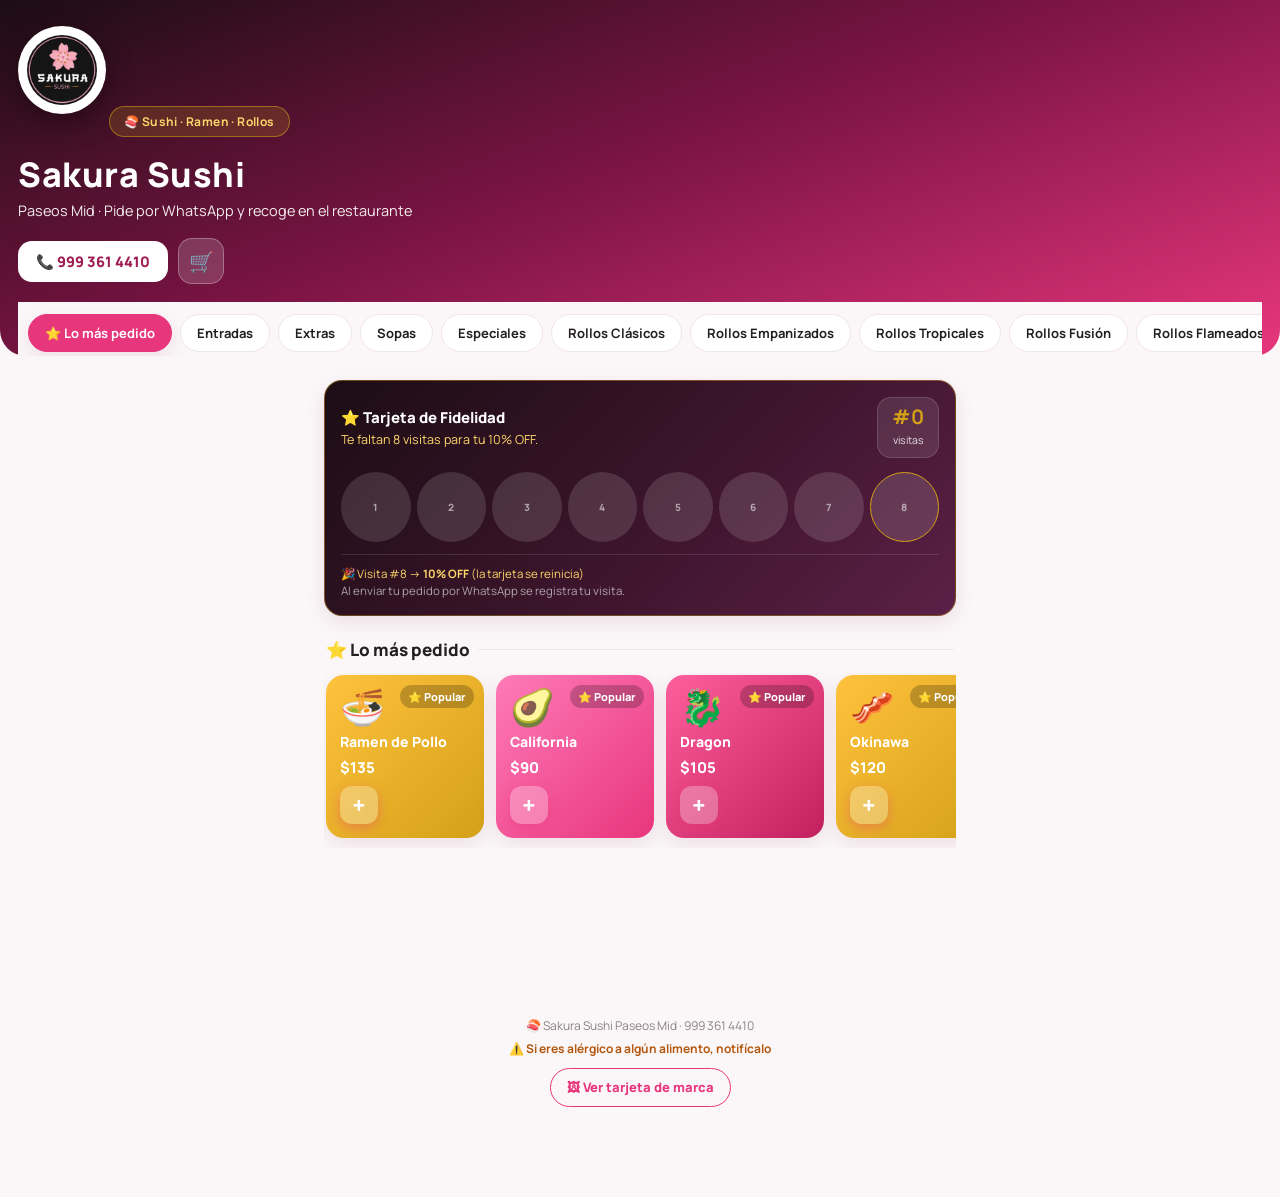
<file: index.html>
<!DOCTYPE html>
<html lang="es">
<head>
<meta charset="UTF-8">
<meta name="viewport" content="width=device-width, initial-scale=1.0">
<meta name="theme-color" content="#e8367c">
<link rel="icon" type="image/png" href="logo.png">
<title>Sakura Sushi · Pide por WhatsApp</title>
<meta name="description" content="Pide en Sakura Sushi Paseos Mid por WhatsApp. Sushi, ramen, rollos y más.">
<link rel="preconnect" href="https://fonts.googleapis.com">
<link rel="preconnect" href="https://fonts.gstatic.com" crossorigin>
<link href="https://fonts.googleapis.com/css2?family=Manrope:wght@500;700;800&display=swap" rel="stylesheet">
<link rel="stylesheet" href="style.css">
</head>
<body>

<header>
  <div class="hero">
    <img class="hero-logo" src="logo.png" alt="Sakura Sushi">
    <span class="hero-badge">🍣 Sushi · Ramen · Rollos</span>
    <h1>Sakura Sushi</h1>
    <p class="hero-sub">Paseos Mid · Pide por WhatsApp y recoge en el restaurante</p>
    <div class="hero-actions">
      <a class="hero-phone" href="tel:+529993614410">📞 999 361 4410</a>
      <button class="hero-cart" onclick="openDrawer()">🛒<span class="badge hidden" id="badge">0</span></button>
    </div>
  </div>
  <nav id="cats"></nav>
</header>

<main id="menu"></main>

<div class="float-cart hidden" id="floatCart" onclick="openDrawer()">
  <div class="fc-left"><span class="fc-icon">🛒</span><span>Ver pedido</span></div>
  <div class="fc-right"><span id="fcTotal">$0</span><button class="go" onclick="event.stopPropagation();goCheckout()">Pagar</button></div>
</div>

<div class="overlay" id="overlay" onclick="closeDrawer()"></div>
<div class="drawer" id="drawer">
  <div class="drawer-head">
    <b>Tu pedido</b>
    <div class="dh-right">
      <button class="clear-btn hidden" id="clearBtn" onclick="clearCart()">Vaciar</button>
      <button class="close-btn" onclick="closeDrawer()">✕</button>
    </div>
  </div>
  <div class="drawer-body" id="drawerBody"></div>
  <div class="drawer-foot" id="drawerFoot">
    <div class="total-row"><span>Total</span><span id="drawerTotal">$0</span></div>
    <button class="btn btn-primary" onclick="goCheckout()">Continuar</button>
  </div>
</div>

<div class="sheet hidden" id="sheet">
  <h3 id="sheetName"></h3>
  <div class="sheet-desc" id="sheetDesc"></div>
  <div id="sheetOptions"></div>
  <button class="btn btn-primary" onclick="confirmVariant()">Agregar</button>
</div>

<div class="sheet hidden" id="pkgSheet">
  <h3 id="pkgTitle"></h3>
  <div class="sheet-desc" id="pkgDesc"></div>
  <div id="pkgOptions"></div>
  <div class="pkg-count" id="pkgCount">Seleccionados: 0 de 2</div>
  <button class="btn btn-primary" id="pkgAdd" onclick="confirmPackage()" disabled>Agregar</button>
</div>

<div class="checkout hidden" id="checkout">
  <button class="back-link" onclick="goBack()">← Volver al menú</button>
  <h2>Datos de tu pedido</h2>

  <div class="field">
    <label>Nombre *</label>
    <input type="text" id="fName" placeholder="Tu nombre">
  </div>
  <div class="field">
    <label>Teléfono *</label>
    <input type="tel" id="fPhone" placeholder="Ej. 999 123 4567">
  </div>
  <div class="field">
    <label>¿Cómo lo quieres?</label>
    <div class="seg">
      <div class="opt active" id="optLlevar" onclick="setType('llevar')">🛍️ Para llevar</div>
      <div class="opt" id="optDomicilio" onclick="setType('domicilio')">🛵 A domicilio</div>
    </div>
    <div class="delivery-note hidden" id="deliveryNote">🛵 Los pedidos a domicilio tienen un <b>costo extra por envío</b> según tu ubicación. Al enviar, <b>adjunta tu ubicación</b> en WhatsApp.</div>
  </div>
  <div id="fieldAddress" class="hidden">
    <div class="field">
      <label>Calle *</label>
      <input type="text" id="fCalle" placeholder="Ej. Av. Prolongación Montejo">
    </div>
    <div class="field">
      <label>Número de casa *</label>
      <input type="text" id="fNumero" placeholder="Ej. 245">
    </div>
    <div class="field">
      <label>Cruzamiento *</label>
      <input type="text" id="fCruzamiento" placeholder="Ej. con Calle 60">
    </div>
    <div class="field">
      <label>Especificación (opcional)</label>
      <input type="text" id="fEspec" placeholder="Ej. portón negro, casa de rejas...">
    </div>
  </div>
  <div class="field">
    <label>Método de pago</label>
    <div class="seg">
      <div class="opt active" id="optEfectivo" onclick="setPayment('Efectivo')">💵 Efectivo</div>
      <div class="opt" id="optTransferencia" onclick="setPayment('Transferencia')">🏦 Transferencia</div>
    </div>
  </div>
  <div class="field">
    <label>Cambios a tu platillo (opcional)</label>
    <textarea id="fNotes" placeholder="Escribe el nombre del platillo y el cambio que le quieres hacer. Ej: Dragon sin cebollín / Okinawa extra queso"></textarea>
  </div>
  <div class="field">
    <label>Comentario para tus salsas (opcional)</label>
    <input type="text" id="fSalsas" placeholder="Ej. poca salsa picante, salsa extra">
  </div>
  <div class="field">
    <label>¿Gustas palitos para comer sushi?</label>
    <div class="seg">
      <div class="opt active" id="optPalitosSi" onclick="setPalitos('Si')">🥢 Sí</div>
      <div class="opt" id="optPalitosNo" onclick="setPalitos('No')">No</div>
    </div>
  </div>

  <div class="order-sum">
    <h3>Resumen</h3>
    <div id="checkoutItems"></div>
    <div class="os-total"><span>Total</span><span id="checkoutTotal">$0</span></div>
    <button class="edit-order" onclick="editOrder()">✏️ Editar o quitar platillos</button>
  </div>

  <button class="btn btn-green" onclick="sendWhatsApp()">📲 Enviar pedido por WhatsApp</button>
  <div class="wa-note">Se abrirá WhatsApp con tu pedido listo, solo presiona <b>enviar</b>.<br>Si eres alérgico a algún alimento, escríbelo en "Cambios a tu platillo".</div>
</div>

<footer>🍣 Sakura Sushi Paseos Mid · 999 361 4410<span class="allergy">⚠️ Si eres alérgico a algún alimento, notifícalo</span><a class="card-link" href="sakura-card.png" target="_blank">🖼 Ver tarjeta de marca</a></footer>

<script src="js/core/container.js"></script>
<script src="js/core/observable.js"></script>
<script src="js/config/brand-config.js"></script>
<script src="js/models/cart-item.js"></script>
<script src="js/data/menu-data.js"></script>
<script src="js/repositories/storage-repository.js"></script>
<script src="js/repositories/cart-repository.js"></script>
<script src="js/repositories/loyalty-repository.js"></script>
<script src="js/repositories/order-repository.js"></script>
<script src="js/services/currency-service.js"></script>
<script src="js/services/gradient-service.js"></script>
<script src="js/services/catalog-service.js"></script>
<script src="js/services/cart-service.js"></script>
<script src="js/services/loyalty-service.js"></script>
<script src="js/services/order-service.js"></script>
<script src="js/services/checkout-service.js"></script>
<script src="js/viewmodels/catalog-vm.js"></script>
<script src="js/viewmodels/cart-vm.js"></script>
<script src="js/viewmodels/loyalty-vm.js"></script>
<script src="js/viewmodels/checkout-vm.js"></script>
<script src="js/viewmodels/package-vm.js"></script>
<script src="js/views/menu-view.js"></script>
<script src="js/views/drawer-view.js"></script>
<script src="js/views/checkout-view.js"></script>
<script src="js/views/sheet-view.js"></script>
<script src="js/views/app-view.js"></script>
<script src="js/main.js"></script>
</body>
</html>
</file>
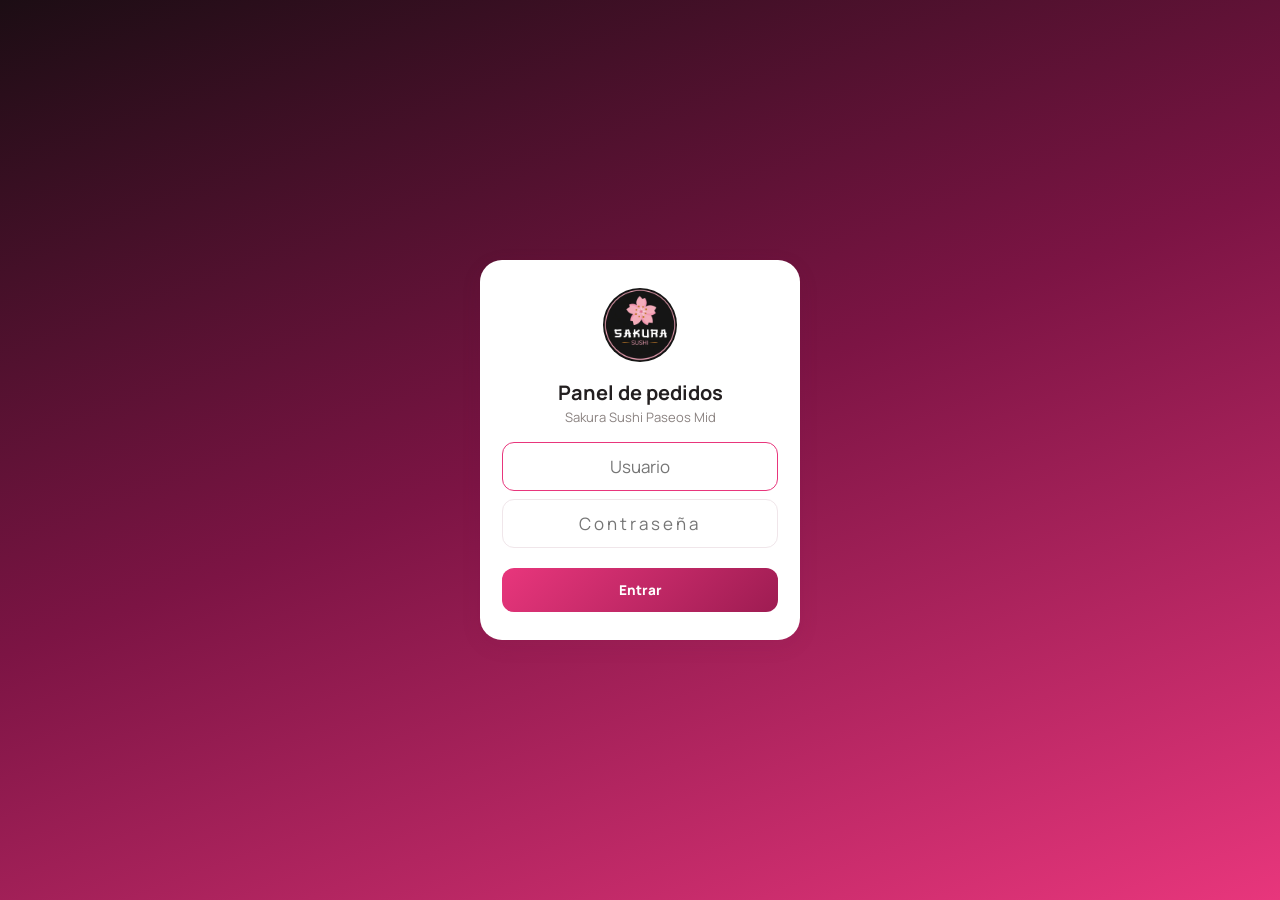
<file: admin/index.html>
<!DOCTYPE html>
<html lang="es">
<head>
<meta charset="UTF-8">
<meta name="viewport" content="width=device-width, initial-scale=1.0">
<meta name="theme-color" content="#e8367c">
<title>Sakura Sushi · Panel de pedidos</title>
<link rel="icon" type="image/png" href="../logo.png">
<link rel="preconnect" href="https://fonts.googleapis.com">
<link rel="preconnect" href="https://fonts.gstatic.com" crossorigin>
<link href="https://fonts.googleapis.com/css2?family=Manrope:wght@500;700;800&display=swap" rel="stylesheet">
<link rel="stylesheet" href="admin.css">
</head>
<body>

<div class="pin-screen" id="pinScreen">
  <div class="pin-card">
    <img src="../logo.png" alt="Sakura Sushi" class="pin-logo">
    <h1>Panel de pedidos</h1>
    <p>Sakura Sushi Paseos Mid</p>
    <input type="text" id="loginUser" placeholder="Usuario" autocomplete="off" autofocus>
    <input type="password" id="loginPass" placeholder="Contraseña">
    <button class="btn btn-primary" id="loginBtn">Entrar</button>
    <div class="pin-err hidden" id="loginErr">Usuario o contraseña incorrectos</div>
  </div>
</div>

<div class="app hidden" id="app">
  <header>
    <div class="hd-title">
      <img src="../logo.png" alt="Sakura Sushi" class="hd-logo">
      <div>
        <h1>Panel de pedidos</h1>
        <div class="hd-sub">Sakura Sushi Paseos Mid</div>
      </div>
      <div class="hd-user">
        <span id="hdUserName"></span>
        <span class="hd-rol" id="hdUserRol"></span>
      </div>
    </div>
    <div class="hd-actions">
      <button class="turno-badge" id="turnoBadge">🔴 Clic para abrir turno</button>
      <button class="btn btn-primary" id="usersBtn" style="display:none">👥 Usuarios</button>
      <button class="btn btn-primary" id="productsBtn" style="display:none">📦 Productos</button>
      <button class="btn btn-primary" id="newOrderBtn">➕ Nuevo pedido</button>
      <label class="switch" title="Sonido al llegar un pedido">
        <input type="checkbox" id="soundToggle" checked>
        <span>🔔</span>
      </label>
      <button class="btn ghost" id="csvBtn">⬇ CSV</button>
      <button class="btn ghost" id="logoutBtn">Salir</button>
    </div>
  </header>

  <div class="stats">
    <div class="stat"><b id="stNuevos">0</b><span>nuevos</span></div>
    <div class="stat"><b id="stHoy">0</b><span>pedidos hoy</span></div>
    <div class="stat"><b id="stIngresos">$0</b><span>ingresos hoy</span></div>
  </div>

  <div class="filters">
    <label class="chk"><input type="checkbox" id="onlyNew"> Solo nuevos</label>
    <label class="chk"><input type="checkbox" id="showArch"> Ver archivados</label>
    <label class="chk" title="Imprimir ticket automáticamente al llegar un pedido"><input type="checkbox" id="autoPrintToggle" checked> 🖨 Auto</label>
    <span class="refresh-note" id="refreshNote"></span>
  </div>

  <div id="orders" class="orders"></div>
</div>

<div class="modal hidden" id="newOrderModal">
  <div class="modal-card">
    <div class="modal-head">
      <h2>➕ Nuevo pedido</h2>
      <button class="btn ghost" id="closeNewBtn">✕</button>
    </div>
    <div class="modal-body">

      <div class="seg" id="segType">
        <button class="seg-btn on" data-t="restaurante">🍽 Restaurante</button>
        <button class="seg-btn" data-t="llevar">🛍 Para llevar</button>
        <button class="seg-btn" data-t="domicilio">🛵 Domicilio</button>
      </div>

      <div class="frow" id="rowMesa">
        <label>Mesa</label>
        <input type="number" id="noMesa" value="1" min="1">
      </div>

      <div class="frow">
        <label>Nombre (opcional)</label>
        <input type="text" id="noName" placeholder="Nombre del cliente">
      </div>

      <div class="frow" id="rowPhone">
        <label>Teléfono</label>
        <input type="text" id="noPhone" placeholder="999 000 0000">
      </div>

      <div class="frow" id="rowAddr">
        <label>Dirección</label>
        <input type="text" id="noAddr" placeholder="Calle, número, colonia...">
      </div>

      <div class="frow">
        <label>Pago</label>
        <select id="noPay">
          <option>Efectivo</option>
          <option>Tarjeta</option>
          <option>Transferencia</option>
        </select>
      </div>

      <div class="picker">
        <input type="text" id="noSearch" placeholder="🔍 Buscar platillo...">
        <div class="tabs" id="noTabs"></div>
        <div class="p-grid" id="noGrid"></div>
        <div class="variant-overlay hidden" id="noVariant">
          <div class="variant-card" id="noVariantList"></div>
        </div>
      </div>

      <div class="frow">
        <label>Notas</label>
        <input type="text" id="noNotes" placeholder="Ej. sin cebolla">
      </div>

      <div class="no-cart">
        <div class="no-cart-head"><h3>Pedido</h3><button class="btn ghost" id="noClear">Vaciar</button></div>
        <div id="noItems"></div>
        <div class="no-total">Total: <b id="noTotal">$0</b></div>
      </div>

    </div>
    <div class="modal-foot">
      <button class="btn btn-primary" id="saveOrderBtn">📨 Guardar y enviar a cocina</button>
    </div>
  </div>
</div>

<div class="modal hidden" id="usersModal">
  <div class="modal-card">
    <div class="modal-head">
      <h2>👥 Gestión de usuarios</h2>
      <button class="btn ghost" id="closeUsersBtn">✕</button>
    </div>
    <div class="modal-body">
      <div class="frow">
        <label>Usuario</label>
        <input type="text" id="umUser" placeholder="Nombre de usuario">
      </div>
      <div class="frow">
        <label>Nombre completo</label>
        <input type="text" id="umName" placeholder="Ej. María López">
      </div>
      <div class="frow">
        <label>Contraseña</label>
        <input type="password" id="umPass" placeholder="Mínimo 4 caracteres">
      </div>
      <div class="frow">
        <label>Rol</label>
        <select id="umRol">
          <option value="cajero">Cajero</option>
          <option value="admin">Administrador</option>
          <option value="cocina">Cocina</option>
        </select>
      </div>
      <button class="btn btn-primary" id="addUserBtn" style="width:100%;margin-top:12px">➕ Agregar usuario</button>
      <div style="margin-top:16px">
        <h3>Usuarios</h3>
        <div id="usersList"></div>
      </div>
    </div>
  </div>
</div>

<div class="modal hidden" id="productsModal">
  <div class="modal-card" style="max-width:600px">
    <div class="modal-head">
      <h2>📦 Gestión de productos</h2>
      <button class="btn ghost" id="closeProductsBtn">✕</button>
    </div>
    <div class="modal-body">
      <div class="frow"><label>Categoría</label><input type="text" id="pmCat" placeholder="Ej. Entradas"></div>
      <div class="frow"><label>Nombre</label><input type="text" id="pmName" placeholder="Nombre del platillo"></div>
      <div class="frow"><label>Precio</label><input type="number" id="pmPrice" placeholder="0" min="0"></div>
      <div class="frow"><label>Estación</label><input type="text" id="pmEstacion" placeholder="Ej. cocina, sushi, bebidas" list="pmEstList"><datalist id="pmEstList"></datalist></div>
      <div class="frow"><label>Descripción</label><input type="text" id="pmDesc" placeholder="Opcional"></div>
      <button class="btn btn-primary" id="addProductBtn" style="width:100%;margin-top:12px">➕ Agregar producto</button>
      <div style="margin-top:16px"><input type="text" id="pmSearch" placeholder="🔍 Buscar producto..." style="width:100%;padding:8px;border:1.5px solid var(--border);border-radius:10px"></div>
      <div id="productsList" style="margin-top:10px;max-height:400px;overflow-y:auto"></div>
    </div>
  </div>
</div>

<div class="modal hidden" id="turnoModal">
  <div class="modal-card" style="max-width:420px">
    <div class="modal-head">
      <h2 id="turnoTitle">🕐 Abrir turno</h2>
      <button class="btn ghost" id="closeTurnoBtn">✕</button>
    </div>
    <div class="modal-body" id="turnoBody"></div>
  </div>
</div>

<div class="modal hidden" id="cobroModal">
  <div class="modal-card" style="max-width:400px">
    <div class="modal-head">
      <h2>💵 Cobrar pedido</h2>
      <button class="btn ghost" id="closeCobroBtn">✕</button>
    </div>
    <div class="modal-body">
      <div id="cobroInfo" style="text-align:center;margin-bottom:16px"></div>
      <label style="font-size:12px;color:var(--muted);display:block;margin-bottom:8px">MÉTODO DE PAGO</label>
      <div class="pay-methods" id="payMethods">
        <button class="pay-btn" data-m="efectivo">💵<span>Efectivo</span></button>
        <button class="pay-btn" data-m="tarjeta">💳<span>Tarjeta</span></button>
        <button class="pay-btn" data-m="transferencia">🏦<span>Transf.</span></button>
        <button class="pay-btn" data-m="didi">🛵<span>DIDI</span></button>
        <button class="pay-btn" data-m="uber">🚗<span>Uber</span></button>
        <button class="pay-btn" data-m="rappi">📦<span>Rappi</span></button>
      </div>
      <div id="cobroFields" style="margin-top:14px"></div>
      <button class="btn btn-green" id="confirmCobroBtn" style="width:100%;margin-top:14px;padding:13px;font-size:15px">💵 Confirmar cobro</button>
    </div>
  </div>
</div>

<div class="toast hidden" id="toast"></div>
<div class="print-area" id="printArea"></div>

<script src="../js/config/brand-config.js"></script>
<script src="../js/data/menu-data.js"></script>
<script src="admin.js?v=10"></script>
</body>
</html>
</file>
<file: style.css>
﻿:root {
  --bg: #fbf7f8;
  --card: #ffffff;
  --text: #231f20;
  --muted: #8a8280;
  --border: #f0e6ea;
  --primary: #e8367c;
  --primary-dark: #9e1c52;
  --black: #1c0d14;
  --gold: #d4a017;
  --green: #25d366;
  --green-dark: #1eb958;
  --radius: 18px;
  --shadow: 0 6px 20px rgba(120, 20, 70, .1);
  --shadow-lg: 0 10px 30px rgba(0,0,0,.28);
}
* { box-sizing: border-box; -webkit-tap-highlight-color: transparent; }
html, body { margin: 0; padding: 0; }
body {
  font-family: "Manrope", -apple-system, BlinkMacSystemFont, "Segoe UI", Roboto, Arial, sans-serif;
  background: var(--bg);
  color: var(--text);
  min-height: 100vh;
}
.hidden { display: none !important; }
button { font-family: inherit; }

/* ---------- Hero ---------- */
header {
  background: linear-gradient(160deg, #1c0d14 0%, #7c1444 48%, #e8367c 100%);
  color: #fff;
  padding: 26px 18px 0;
  border-radius: 0 0 26px 26px;
}
.hero-logo {
  width: 88px; height: 88px; object-fit: contain;
  background: #fff; border-radius: 50%; padding: 6px;
  box-shadow: 0 10px 28px rgba(0,0,0,.35);
  border: 3px solid rgba(255,255,255,.35);
  margin-bottom: 12px;
}
.hero-badge {
  display: inline-block; background: rgba(212,160,23,.18);
  border: 1px solid rgba(212,160,23,.55);
  color: #ffd66b;
  padding: 6px 14px; border-radius: 999px;
  font-size: 12px; font-weight: 700; letter-spacing: .4px;
}
.hero h1 { margin: 14px 0 4px; font-size: 34px; font-weight: 800; letter-spacing: .5px; }
.hero-sub { margin: 0 0 18px; font-size: 14.5px; opacity: .92; }
.hero-actions { display: flex; align-items: center; gap: 10px; padding-bottom: 18px; }
.hero-phone {
  background: #fff; color: var(--primary-dark);
  font-weight: 800; font-size: 14.5px; text-decoration: none;
  padding: 11px 18px; border-radius: 14px;
  box-shadow: var(--shadow);
}
.hero-cart {
  position: relative; width: 46px; height: 46px; border-radius: 14px;
  background: rgba(255,255,255,.16); border: 1px solid rgba(255,255,255,.28);
  color: #fff; font-size: 20px; cursor: pointer;
}
.badge {
  position: absolute; top: -6px; right: -6px; background: var(--gold); color: #3a2800;
  font-size: 12px; font-weight: 800; min-width: 20px; height: 20px; border-radius: 10px;
  display: flex; align-items: center; justify-content: center; padding: 0 5px;
}

/* ---------- Category chips ---------- */
nav#cats {
  position: sticky; top: 0; z-index: 40;
  background: var(--bg);
  padding: 12px 10px 4px;
  display: flex; gap: 8px; overflow-x: auto;
  scrollbar-width: none; -ms-overflow-style: none;
}
nav#cats::-webkit-scrollbar { display: none; }
.chip {
  flex: 0 0 auto; border: 1.5px solid var(--border); background: var(--card);
  color: var(--text); font-size: 13px; font-weight: 700;
  padding: 9px 16px; border-radius: 999px; cursor: pointer;
  transition: all .18s;
}
.chip.active { background: var(--primary); color: #fff; border-color: var(--primary); box-shadow: var(--shadow); }

main { padding: 8px 14px 150px; max-width: 660px; margin: 0 auto; }

/* ---------- Tarjeta de fidelidad ---------- */
.loyalty-card {
  margin-top: 16px;
  background: linear-gradient(135deg, #1c0d14, #40162f 60%, #5c2046);
  color: #fff; border-radius: var(--radius); padding: 16px;
  box-shadow: var(--shadow); border: 1px solid rgba(212,160,23,.4);
}
.lc-head { display: flex; justify-content: space-between; align-items: center; gap: 10px; }
.lc-title { font-weight: 800; font-size: 15px; }
.lc-status { font-size: 12.5px; color: #ffd66b; margin-top: 3px; line-height: 1.4; }
.lc-count {
  flex: 0 0 auto; text-align: center;
  background: rgba(255,255,255,.1); border-radius: 14px; padding: 8px 14px;
  border: 1px solid rgba(255,255,255,.14);
}
.lc-count b { font-size: 20px; display: block; line-height: 1.05; color: var(--gold); }
.lc-count span { font-size: 10.5px; opacity: .85; }
.lc-dots { display: grid; grid-template-columns: repeat(8, 1fr); gap: 6px; margin-top: 14px; }
.lc-dot {
  aspect-ratio: 1; border-radius: 50%;
  background: rgba(255,255,255,.13);
  display: flex; align-items: center; justify-content: center;
  font-size: 10px; font-weight: 800; color: rgba(255,255,255,.55);
}
.lc-dot.filled { background: var(--gold); color: #3a2800; }
.lc-dot.milestone { border: 1.5px solid var(--gold); }
.lc-foot {
  margin-top: 12px; font-size: 11.5px; color: #ffd66b;
  border-top: 1px solid rgba(255,255,255,.12); padding-top: 10px; line-height: 1.5;
}
.lc-foot span { color: rgba(255,255,255,.6); }

/* ---------- Section titles ---------- */
.cat-title {
  font-size: 17px; font-weight: 800; margin: 22px 2px 12px;
  display: flex; align-items: center; gap: 8px;
}
.cat-title::after { content: ""; flex: 1; height: 1.5px; background: var(--border); }

/* ---------- Featured (lo más pedido) ---------- */
.featured-scroll {
  display: flex; gap: 12px; overflow-x: auto;
  padding: 2px 2px 10px; scrollbar-width: none;
}
.featured-scroll::-webkit-scrollbar { display: none; }
.featured {
  flex: 0 0 158px; position: relative; overflow: hidden;
  border-radius: var(--radius); color: #fff;
  padding: 14px; min-height: 150px;
  box-shadow: var(--shadow);
  display: flex; flex-direction: column; justify-content: space-between;
}
.featured .f-star {
  position: absolute; top: 10px; right: 10px;
  background: rgba(0,0,0,.22); border-radius: 999px;
  font-size: 11px; font-weight: 800; padding: 4px 8px;
}
.featured .f-emoji { font-size: 36px; line-height: 1; }
.featured .f-name { font-weight: 800; font-size: 14px; line-height: 1.25; margin-top: 8px; }
.featured .f-price { font-weight: 800; font-size: 15px; margin-top: 6px; }
.featured .f-add { margin-top: 8px; }
.featured .f-add .add-btn { background: rgba(255,255,255,.28); color: #fff; width: 38px; height: 38px; border-radius: 12px; }
.featured .f-add .stepper { background: rgba(255,255,255,.2); border-color: rgba(255,255,255,.5); }
.featured .f-add .stepper button { color: #fff; }
.featured .f-add .stepper span { color: #fff; }

/* ---------- Product items ---------- */
.items { display: flex; flex-direction: column; gap: 10px; }
.item {
  background: var(--card); border: 1px solid var(--border); border-radius: var(--radius);
  padding: 12px; display: flex; gap: 12px; align-items: center;
  box-shadow: var(--shadow);
}
.item-icon {
  width: 54px; height: 54px; border-radius: 15px; color: #fff;
  display: flex; align-items: center; justify-content: center;
  font-weight: 800; font-size: 22px; flex: 0 0 auto;
  box-shadow: inset 0 -6px 12px rgba(0,0,0,.12);
}
.item-info { flex: 1; min-width: 0; }
.item-name { font-weight: 800; font-size: 14.5px; }
.item-desc { font-size: 12px; color: var(--muted); margin-top: 3px; line-height: 1.35; }
.item-price { font-weight: 800; font-size: 15px; color: var(--primary); margin-top: 5px; }

.add-area { flex: 0 0 auto; }
.item.off, .featured.off { opacity: .55; filter: grayscale(.4); }
.soldout {
  display: inline-flex; align-items: center; white-space: nowrap;
  background: #eee; color: #999; border-radius: 13px;
  padding: 0 12px; height: 44px; font-size: 12.5px; font-weight: 700;
  letter-spacing: .2px;
}
.add-btn {
  background: linear-gradient(135deg, var(--primary), var(--primary-dark));
  color: #fff; border: none; border-radius: 13px;
  width: 44px; height: 44px; font-size: 24px; font-weight: 800; cursor: pointer;
  display: flex; align-items: center; justify-content: center;
  box-shadow: 0 4px 12px rgba(232,54,124,.35);
  transition: transform .12s;
}
.add-btn:active { transform: scale(.92); }
.add-btn.variant { font-size: 14px; width: auto; padding: 0 14px; border-radius: 13px; }
.stepper {
  display: flex; align-items: center; border: 1.5px solid var(--primary);
  border-radius: 13px; overflow: hidden; background: #fff;
}
.stepper button {
  width: 38px; height: 42px; border: none; background: transparent; color: var(--primary);
  font-size: 20px; font-weight: 800; cursor: pointer;
}
.stepper span { min-width: 32px; text-align: center; font-weight: 800; }

/* ---------- Floating cart ---------- */
.float-cart {
  position: fixed; left: 12px; right: 12px; bottom: 12px; z-index: 45;
  background: #140910; color: #fff; border-radius: 18px; padding: 12px 14px 12px 18px;
  display: flex; align-items: center; justify-content: space-between;
  box-shadow: var(--shadow-lg); cursor: pointer;
}
.float-cart .fc-left { display: flex; align-items: center; gap: 10px; font-weight: 800; }
.float-cart .fc-icon {
  width: 34px; height: 34px; border-radius: 10px; background: rgba(255,255,255,.14);
  display: flex; align-items: center; justify-content: center; font-size: 17px;
}
.float-cart .fc-right { display: flex; align-items: center; gap: 10px; font-weight: 800; font-size: 16px; }
.float-cart .go {
  background: var(--green); color: #fff; border: none; border-radius: 12px;
  padding: 10px 18px; font-weight: 800; font-size: 14px; cursor: pointer;
  box-shadow: 0 4px 12px rgba(37,211,102,.4);
}

/* ---------- Drawer ---------- */
.overlay {
  position: fixed; inset: 0; background: rgba(20,10,10,.5); z-index: 60;
  opacity: 0; transition: opacity .25s; pointer-events: none;
}
.overlay.show { opacity: 1; pointer-events: auto; }
.drawer {
  position: fixed; top: 0; right: 0; bottom: 0; width: min(430px, 100%);
  background: var(--bg); z-index: 70; transform: translateX(100%); transition: transform .28s;
  display: flex; flex-direction: column;
}
.drawer.show { transform: translateX(0); }
.drawer-head {
  padding: 16px; background: var(--card); display: flex; align-items: center;
  justify-content: space-between; border-bottom: 1px solid var(--border);
}
.drawer-head b { font-size: 17px; }
.dh-right { display: flex; align-items: center; gap: 8px; }
.clear-btn {
  border: 1.5px solid var(--border); background: #fff; color: var(--muted);
  border-radius: 10px; padding: 8px 12px; font-size: 13px; font-weight: 800; cursor: pointer;
}
.close-btn { border: none; background: #f3ece2; border-radius: 10px; width: 36px; height: 36px; font-size: 17px; cursor: pointer; }
.drawer-body { flex: 1; overflow-y: auto; padding: 16px; }
.cart-line {
  display: flex; align-items: center; gap: 10px; background: var(--card);
  border: 1px solid var(--border); border-radius: 14px; padding: 10px 12px; margin-bottom: 8px;
}
.item-icon.mini { width: 42px; height: 42px; border-radius: 12px; font-size: 16px; }
.cart-line .cl-main { flex: 1; min-width: 0; }
.cart-line .cl-top { display: flex; justify-content: space-between; align-items: center; gap: 8px; }
.cart-line .cl-name { font-weight: 800; font-size: 13.5px; line-height: 1.3; }
.cart-line .cl-sub { font-weight: 800; font-size: 13.5px; color: var(--primary); white-space: nowrap; }
.cart-line .cl-bottom { display: flex; justify-content: space-between; align-items: center; margin-top: 8px; }
.cart-line .cl-price { font-size: 12px; color: var(--muted); font-weight: 700; }
.cl-controls { display: flex; align-items: center; gap: 8px; }
.cart-line .stepper { transform: scale(.88); transform-origin: center; }
.cl-remove {
  width: 38px; height: 38px; border-radius: 11px; border: none; cursor: pointer;
  background: #fdeaf2; color: var(--primary); font-size: 16px;
  display: flex; align-items: center; justify-content: center;
}
.cl-remove:active { transform: scale(.92); }
.drawer-foot { padding: 16px; background: var(--card); border-top: 1px solid var(--border); }
.total-row { display: flex; justify-content: space-between; font-weight: 800; font-size: 17px; margin-bottom: 12px; }
.btn {
  width: 100%; border: none; border-radius: 14px; padding: 16px; font-size: 16px;
  font-weight: 800; cursor: pointer;
  transition: transform .12s;
}
.btn:active { transform: scale(.98); }
.btn-primary { background: linear-gradient(135deg, var(--primary), var(--primary-dark)); color: #fff; box-shadow: 0 6px 16px rgba(232,54,124,.35); }
.btn-green { background: linear-gradient(135deg, var(--green), var(--green-dark)); color: #fff; box-shadow: 0 6px 16px rgba(37,211,102,.4); }

/* ---------- Checkout ---------- */
.checkout { max-width: 560px; margin: 0 auto; padding: 16px 16px 150px; }
.back-link {
  background: none; border: none; color: var(--primary); font-weight: 800; font-size: 15px;
  cursor: pointer; padding: 4px 0 10px; display: inline-flex; align-items: center; gap: 6px;
}
.checkout h2 { margin: 6px 0 16px; font-size: 21px; }
.field { margin-bottom: 16px; }
.field label { display: block; font-size: 13px; font-weight: 800; margin-bottom: 7px; }
.field input, .field select, .field textarea {
  width: 100%; padding: 14px; border: 1.5px solid var(--border); border-radius: 14px;
  font-size: 15px; font-family: inherit; background: var(--card); color: var(--text);
}
.field input:focus, .field select:focus, .field textarea:focus { outline: none; border-color: var(--primary); box-shadow: 0 0 0 3px rgba(232,54,124,.12); }
.field textarea { resize: vertical; min-height: 70px; }
.seg { display: flex; gap: 8px; }
.seg .opt {
  flex: 1; text-align: center; padding: 13px 8px; border: 1.5px solid var(--border);
  border-radius: 14px; font-size: 14px; font-weight: 800; background: var(--card); cursor: pointer;
  transition: all .15s;
}
.seg .opt.active { border-color: var(--primary); color: var(--primary); background: #fdeaf2; box-shadow: var(--shadow); }
.delivery-note {
  margin-top: 10px; padding: 12px 14px; border-radius: 14px;
  background: #fff7e6; border: 1.5px solid #ffe1a1; color: #7a5a10;
  font-size: 13px; line-height: 1.45;
}

.order-sum {
  background: var(--card); border: 1px solid var(--border); border-radius: var(--radius);
  padding: 14px; margin: 18px 0;
}
.order-sum h3 { margin: 0 0 10px; font-size: 15px; }
.order-sum .os-line { display: flex; justify-content: space-between; font-size: 13.5px; margin-bottom: 6px; gap: 10px; }
.order-sum .os-total {
  border-top: 1px dashed var(--border); margin-top: 8px; padding-top: 10px;
  font-weight: 800; font-size: 16px; display: flex; justify-content: space-between;
}
.edit-order {
  width: 100%; margin-top: 12px; padding: 12px; border: 1.5px solid var(--border);
  border-radius: 12px; background: #fff; color: var(--muted);
  font-size: 13.5px; font-weight: 800; cursor: pointer;
}
.edit-order:active { transform: scale(.98); }
.wa-note { text-align: center; font-size: 12.5px; color: var(--muted); margin-top: 12px; line-height: 1.5; }

/* ---------- Variant sheet ---------- */
.sheet {
  position: fixed; left: 0; right: 0; bottom: 0; z-index: 80;
  background: var(--bg); border-radius: 22px 22px 0 0; padding: 18px 18px 30px;
  transform: translateY(100%); transition: transform .28s; max-height: 80vh; overflow-y: auto;
  box-shadow: var(--shadow-lg);
}
.sheet.show { transform: translateY(0); }
.sheet h3 { margin: 0 0 4px; }
.sheet .sheet-desc { font-size: 13px; color: var(--muted); margin-bottom: 14px; }
.sheet .variant-opt {
  display: flex; justify-content: space-between; align-items: center;
  padding: 14px; background: var(--card); border: 1.5px solid var(--border);
  border-radius: 14px; margin-bottom: 8px; cursor: pointer; font-weight: 800; font-size: 15px;
}
.sheet .variant-opt.active { border-color: var(--primary); color: var(--primary); background: #fdeaf2; }
.pkg-opt {
  display: flex; align-items: center; gap: 12px;
  padding: 13px 14px; background: var(--card); border: 1.5px solid var(--border);
  border-radius: 14px; margin-bottom: 8px; cursor: pointer; font-weight: 800; font-size: 14.5px;
}
.pkg-opt.active { border-color: var(--primary); background: #fdeaf2; }
.pkg-check {
  width: 22px; height: 22px; border-radius: 50%; border: 2px solid #d8ccd0;
  font-size: 13px; display: flex; align-items: center; justify-content: center; flex: 0 0 auto;
}
.pkg-opt.active .pkg-check { border-color: var(--primary); background: var(--primary); color: #fff; }
.pkg-label { flex: 1; }
.pkg-legend { font-size: 12px; color: var(--gold); font-weight: 800; white-space: nowrap; }
.pkg-count { text-align: center; font-size: 13.5px; font-weight: 800; color: var(--muted); margin: 4px 0 14px; }
.btn:disabled { opacity: .45; cursor: not-allowed; }

.empty-cart { text-align: center; color: var(--muted); padding: 40px 0; }
.empty-cart .big { font-size: 42px; margin-bottom: 10px; }

footer {
  text-align: center; font-size: 12px; color: var(--muted); padding: 18px 14px 90px;
  line-height: 1.6;
}
footer .allergy { display: block; color: #b3570e; font-weight: 700; margin-top: 4px; }
footer .card-link {
  display: inline-block; margin-top: 10px; color: var(--primary);
  font-weight: 800; text-decoration: none; border: 1.5px solid var(--primary);
  border-radius: 999px; padding: 8px 16px; font-size: 13px;
}
</file>
<file: admin/admin.css>
:root {
  --bg: #fbf7f8;
  --card: #ffffff;
  --text: #231f20;
  --muted: #8a8280;
  --border: #f0e6ea;
  --primary: #e8367c;
  --primary-dark: #9e1c52;
  --green: #25d366;
  --green-dark: #1eb958;
  --radius: 18px;
  --shadow: 0 6px 20px rgba(120, 20, 70, .1);
}
* { box-sizing: border-box; -webkit-tap-highlight-color: transparent; }
html, body { margin: 0; padding: 0; }
body {
  font-family: "Manrope", -apple-system, BlinkMacSystemFont, "Segoe UI", Roboto, Arial, sans-serif;
  background: var(--bg); color: var(--text); min-height: 100vh;
}
.hidden { display: none !important; }
button { font-family: inherit; cursor: pointer; }
.btn {
  border: none; border-radius: 12px; padding: 10px 16px;
  font-weight: 800; font-size: 13.5px;
}
.btn:active { transform: scale(.97); }
.btn-primary { background: linear-gradient(135deg, var(--primary), var(--primary-dark)); color: #fff; }
.btn.ghost { background: var(--card); border: 1.5px solid var(--border); color: var(--text); }

/* ---------- PIN ---------- */
.pin-screen {
  position: fixed; inset: 0; z-index: 50;
  background: linear-gradient(160deg, #1c0d14 0%, #7c1444 48%, #e8367c 100%);
  display: flex; align-items: center; justify-content: center; padding: 20px;
}
.pin-card {
  background: #fff; border-radius: 22px; padding: 28px 22px;
  width: 100%; max-width: 320px; text-align: center; box-shadow: var(--shadow);
}
.pin-logo { width: 74px; height: 74px; object-fit: contain; border-radius: 50%; }
.pin-card h1 { margin: 12px 0 2px; font-size: 20px; }
.pin-card p { margin: 0 0 16px; color: var(--muted); font-size: 13px; }
.pin-card input {
  width: 100%; text-align: center; font-size: 17px;
  border: 1.5px solid var(--border); border-radius: 12px; padding: 12px;
  outline: none; font-family: inherit; margin-bottom: 8px;
}
#loginPass { letter-spacing: 3px; }
.pin-card input:focus { border-color: var(--primary); }
.pin-card .btn { width: 100%; margin-top: 12px; padding: 13px; }
.pin-err { color: #c62828; font-weight: 800; font-size: 13px; margin-top: 10px; }

/* ---------- Header ---------- */
.app > header {
  background: linear-gradient(160deg, #1c0d14 0%, #7c1444 48%, #e8367c 100%);
  color: #fff; padding: 18px;
  display: flex; justify-content: space-between; align-items: center; gap: 10px;
}
.hd-title { display: flex; align-items: center; gap: 12px; }
.hd-logo { width: 46px; height: 46px; object-fit: contain; border-radius: 50%; background: #fff; padding: 3px; }
.hd-title h1 { margin: 0; font-size: 17px; }
.hd-sub { font-size: 12px; opacity: .85; }
.hd-actions { display: flex; align-items: center; gap: 8px; }
.hd-actions .btn.ghost { background: rgba(255,255,255,.14); border-color: rgba(255,255,255,.25); color: #fff; }
.switch { font-size: 20px; background: rgba(255,255,255,.14); border-radius: 10px; padding: 6px 10px; cursor: pointer; }
.switch input { display: none; }
.switch span { opacity: .5; }
.switch input:checked + span { opacity: 1; }

/* ---------- Stats ---------- */
.stats {
  display: flex; gap: 10px; padding: 14px 14px 0;
  max-width: 720px; margin: 0 auto;
}
.stat {
  flex: 1; background: var(--card); border: 1px solid var(--border);
  border-radius: 14px; padding: 12px; text-align: center; box-shadow: var(--shadow);
}
.stat b { display: block; font-size: 19px; }
.stat span { font-size: 11px; color: var(--muted); }

/* ---------- Filters ---------- */
.filters {
  max-width: 720px; margin: 12px auto 0; padding: 0 14px;
  display: flex; align-items: center; gap: 16px; font-size: 13px; font-weight: 700;
}
.chk { display: flex; align-items: center; gap: 6px; cursor: pointer; }
.refresh-note { margin-left: auto; color: var(--muted); font-size: 11.5px; font-weight: 500; }

/* ---------- Orders ---------- */
.orders {
  max-width: 720px; margin: 0 auto; padding: 14px;
  display: flex; flex-direction: column; gap: 12px;
}
.empty { text-align: center; color: var(--muted); padding: 60px 0; line-height: 1.6; }
.card {
  background: var(--card); border: 1.5px solid var(--border); border-radius: var(--radius);
  padding: 14px; box-shadow: var(--shadow);
}
.card-new { border-color: var(--primary); box-shadow: 0 6px 20px rgba(232,54,124,.22); }
.c-top { display: flex; justify-content: space-between; align-items: center; }
.c-left { display: flex; align-items: center; gap: 8px; }
.c-folio { font-weight: 800; font-size: 15px; }
.c-time { font-size: 11.5px; color: var(--muted); }
.c-name { font-weight: 800; font-size: 15px; margin-top: 8px; }
.c-phone { font-weight: 700; color: var(--muted); font-size: 13px; }
.c-meta { font-size: 12.5px; color: var(--muted); margin-top: 3px; }
.c-addr { font-size: 12.5px; color: #7a5a10; background: #fff7e6; border: 1px solid #ffe1a1; border-radius: 10px; padding: 8px 10px; margin-top: 8px; }
.o-items { margin-top: 10px; border-top: 1px dashed var(--border); padding-top: 8px; }
.o-item { display: flex; justify-content: space-between; gap: 10px; font-size: 13px; padding: 2px 0; }
.o-notes { margin-top: 8px; font-size: 12.5px; color: #b3570e; }
.c-total { display: flex; justify-content: space-between; font-weight: 800; font-size: 14.5px; margin-top: 10px; }
.c-actions { display: flex; gap: 6px; margin-top: 12px; flex-wrap: wrap; }
.fbtn {
  border: 1.5px solid var(--border); background: #fff; color: var(--muted);
  border-radius: 999px; padding: 7px 12px; font-size: 12px; font-weight: 800;
}
.fbtn.on { background: var(--primary); border-color: var(--primary); color: #fff; }
.fbtn.archive { padding: 7px 10px; }

/* ---------- Badges ---------- */
.st-badge {
  font-size: 11px; font-weight: 800; padding: 3px 9px; border-radius: 999px;
}
.s-nuevo { background: #ffe0ec; color: #c2185b; }
.s-recibido { background: #fff3d6; color: #a06b00; }
.s-listo { background: #d9f2ff; color: #0277bd; }
.s-entregado { background: #d5f5e3; color: #1e8449; }
.s-cancelado { background: #fdecea; color: #b71c1c; }
.s-archivado { background: #ece6e8; color: #8a8280; }

/* ---------- Toast ---------- */
.toast {
  position: fixed; left: 50%; bottom: 24px; transform: translateX(-50%);
  background: #1c0d14; color: #fff; padding: 12px 18px; border-radius: 12px;
  font-size: 13px; font-weight: 800; z-index: 60; box-shadow: var(--shadow);
}

/* ---------- Modal nuevo pedido ---------- */
.modal {
  position: fixed; inset: 0; z-index: 70;
  background: rgba(28, 13, 20, .55);
  display: flex; align-items: flex-start; justify-content: center;
  padding: 20px 12px; overflow-y: auto;
}
.modal-card {
  background: var(--card); border-radius: 20px; box-shadow: var(--shadow);
  width: 100%; max-width: 640px; margin: auto 0;
}
.modal-head {
  display: flex; justify-content: space-between; align-items: center;
  padding: 14px 18px; border-bottom: 1px solid var(--border);
}
.modal-head h2 { margin: 0; font-size: 17px; }
.modal-body { padding: 16px 18px; }
.modal-foot {
  padding: 12px 18px 18px; display: flex; justify-content: flex-end;
}
.modal-foot .btn { padding: 13px 22px; font-size: 14.5px; }

.seg { display: flex; gap: 6px; background: var(--bg); border: 1px solid var(--border); border-radius: 12px; padding: 4px; }
.seg-btn {
  flex: 1; border: none; background: transparent; color: var(--muted);
  font-weight: 800; font-size: 13px; padding: 9px 6px; border-radius: 9px;
}
.seg-btn.on { background: var(--card); color: var(--primary); box-shadow: 0 2px 8px rgba(120, 20, 70, .12); }

.frow { margin-top: 12px; }
.frow label { display: block; font-size: 12px; font-weight: 800; color: var(--muted); margin-bottom: 4px; }
.frow input, .frow select {
  width: 100%; border: 1.5px solid var(--border); border-radius: 10px;
  padding: 10px 12px; font-size: 14px; font-family: inherit; outline: none; background: #fff;
}
.frow input:focus, .frow select:focus { border-color: var(--primary); }

.picker { margin-top: 14px; border: 1px solid var(--border); border-radius: 14px; padding: 10px; }
.picker > input { width: 100%; border: 1.5px solid var(--border); border-radius: 10px; padding: 9px 12px; font-size: 13.5px; outline: none; font-family: inherit; }
.picker > input:focus { border-color: var(--primary); }
.tabs { display: flex; gap: 6px; overflow-x: auto; padding: 10px 0 4px; }
.tab {
  border: 1px solid var(--border); background: #fff; border-radius: 999px;
  padding: 5px 12px; font-size: 11.5px; font-weight: 800; color: var(--muted); white-space: nowrap;
}
.tab.on { background: var(--primary); border-color: var(--primary); color: #fff; }
.p-grid { display: grid; grid-template-columns: 1fr 1fr; gap: 6px; max-height: 220px; overflow-y: auto; margin-top: 6px; }
.p-btn {
  border: 1px solid var(--border); background: #fff; border-radius: 10px;
  padding: 8px 10px; text-align: left; display: flex; flex-direction: column; gap: 2px;
}
.p-btn span { font-size: 12.5px; font-weight: 800; line-height: 1.25; }
.p-btn em { font-size: 11.5px; font-style: normal; color: var(--primary); font-weight: 800; }
.p-empty { padding: 16px 0; }

.variant-overlay {
  position: absolute; inset: 0; background: rgba(28, 13, 20, .5);
  display: flex; align-items: center; justify-content: center; padding: 20px; z-index: 5;
}
.picker { position: relative; }
.variant-card {
  background: #fff; border-radius: 14px; padding: 12px; width: 100%; max-width: 280px;
  box-shadow: var(--shadow); display: flex; flex-direction: column; gap: 6px; max-height: 70vh; overflow-y: auto;
}
.v-title { font-weight: 800; font-size: 13.5px; margin-bottom: 2px; }
.v-btn {
  border: 1px solid var(--border); background: #fff; border-radius: 10px;
  padding: 8px 10px; display: flex; justify-content: space-between; align-items: center;
}
.v-btn span { font-size: 13px; font-weight: 700; }
.v-btn em { font-style: normal; color: var(--primary); font-weight: 800; font-size: 12.5px; }

.no-cart { margin-top: 14px; border-top: 1px dashed var(--border); padding-top: 10px; }
.no-cart-head { display: flex; justify-content: space-between; align-items: center; }
.no-cart h3 { margin: 0; font-size: 14px; }
.no-cart-head .btn { padding: 5px 12px; font-size: 12px; }
.no-item {
  display: flex; align-items: center; gap: 8px; padding: 7px 0;
  border-bottom: 1px solid var(--border); font-size: 13px;
}
.no-name { flex: 1; font-weight: 700; }
.no-qty { display: flex; align-items: center; gap: 6px; }
.no-qty button {
  width: 24px; height: 24px; border-radius: 50%; border: 1px solid var(--border);
  background: #fff; font-weight: 800; line-height: 1;
}
.no-qty b { min-width: 16px; text-align: center; }
.no-line { font-weight: 800; min-width: 56px; text-align: right; }
.no-del { border: none; background: none; color: #b71c1c; font-size: 14px; }
.no-total { display: flex; justify-content: flex-end; font-size: 15px; padding-top: 10px; }
.no-total b { color: var(--primary); }

/* ---------- Ticket (impresión) ---------- */
.print-area { display: none; }
.hd-user { text-align: right; font-size: 12px; opacity: .9; }
.hd-rol { display: inline-block; background: rgba(255,255,255,.2); border-radius: 8px; padding: 2px 8px; font-size: 10.5px; margin-left: 6px; text-transform: uppercase; letter-spacing: .5px; }

/* ---------- User management ---------- */
.user-row { display: flex; justify-content: space-between; align-items: center; padding: 8px 0; border-bottom: 1px solid var(--border); font-size: 13px; }
.user-row .u-name { font-weight: 700; }
.user-row .u-rol { color: var(--muted); font-size: 11.5px; margin-left: 8px; }
.user-row .u-btns { display: flex; gap: 6px; }
.btn-sm { border: 1.5px solid var(--border); background: #fff; border-radius: 8px; padding: 4px 10px; font-size: 11px; font-weight: 700; cursor: pointer; }
.btn-sm.danger { color: #c62828; border-color: #ffcdd2; }
.btn-sm.danger:hover { background: #ffebee; }
.turno-badge { display:inline-block; border:none; border-radius:10px; padding:6px 12px; font-size:12px; font-weight:800; cursor:pointer; background:rgba(0,0,0,.25); color:#fff; }
.turno-badge:hover { background:rgba(0,0,0,.4); }

/* ---------- Cobro ---------- */
.cobro-total { font-size:32px; font-weight:800; color:var(--primary); }
.pay-methods { display:grid; grid-template-columns:1fr 1fr 1fr; gap:6px; }
.pay-btn {
  border:1.5px solid var(--border); background:var(--card); border-radius:12px;
  padding:10px 4px; cursor:pointer; display:flex; flex-direction:column; align-items:center;
  gap:2px; font-size:20px; transition:all .15s;
}
.pay-btn span { font-size:10px; font-weight:700; color:var(--muted); }
.pay-btn.on { border-color:var(--primary); background:#fff0f5; box-shadow:0 3px 12px rgba(232,54,124,.18); }
.pay-btn.on span { color:var(--primary); }
.pay-btn:active { transform:scale(.95); }
.btn-green { background:linear-gradient(135deg,#25d366,#1eb958); color:#fff; }
.btn-green:active { transform:scale(.97); }

@media print {
  body > *:not(#printArea) { display: none !important; }
  .print-area { display: block !important; position: absolute; left: 0; top: 0; width: 80mm; }
  .ticket {
    font-family: "Courier New", monospace; font-size: 12px; color: #000;
    width: 72mm; margin: 0 auto; line-height: 1.35;
  }
  .ticket .t-center { text-align: center; }
  .ticket .t-big { font-size: 18px; font-weight: 700; text-align: center; }
  .ticket .t-sep { border-top: 1px dashed #000; margin: 6px 0; }
  .ticket .t-row { display: flex; justify-content: space-between; }
  .ticket .t-desc { font-size: 10px; color: #333; }
  .ticket .t-total { display: flex; justify-content: space-between; font-weight: 700; font-size: 14px; }
  .ticket .t-foot { text-align: center; margin-top: 8px; font-size: 11px; }
}
</file>
